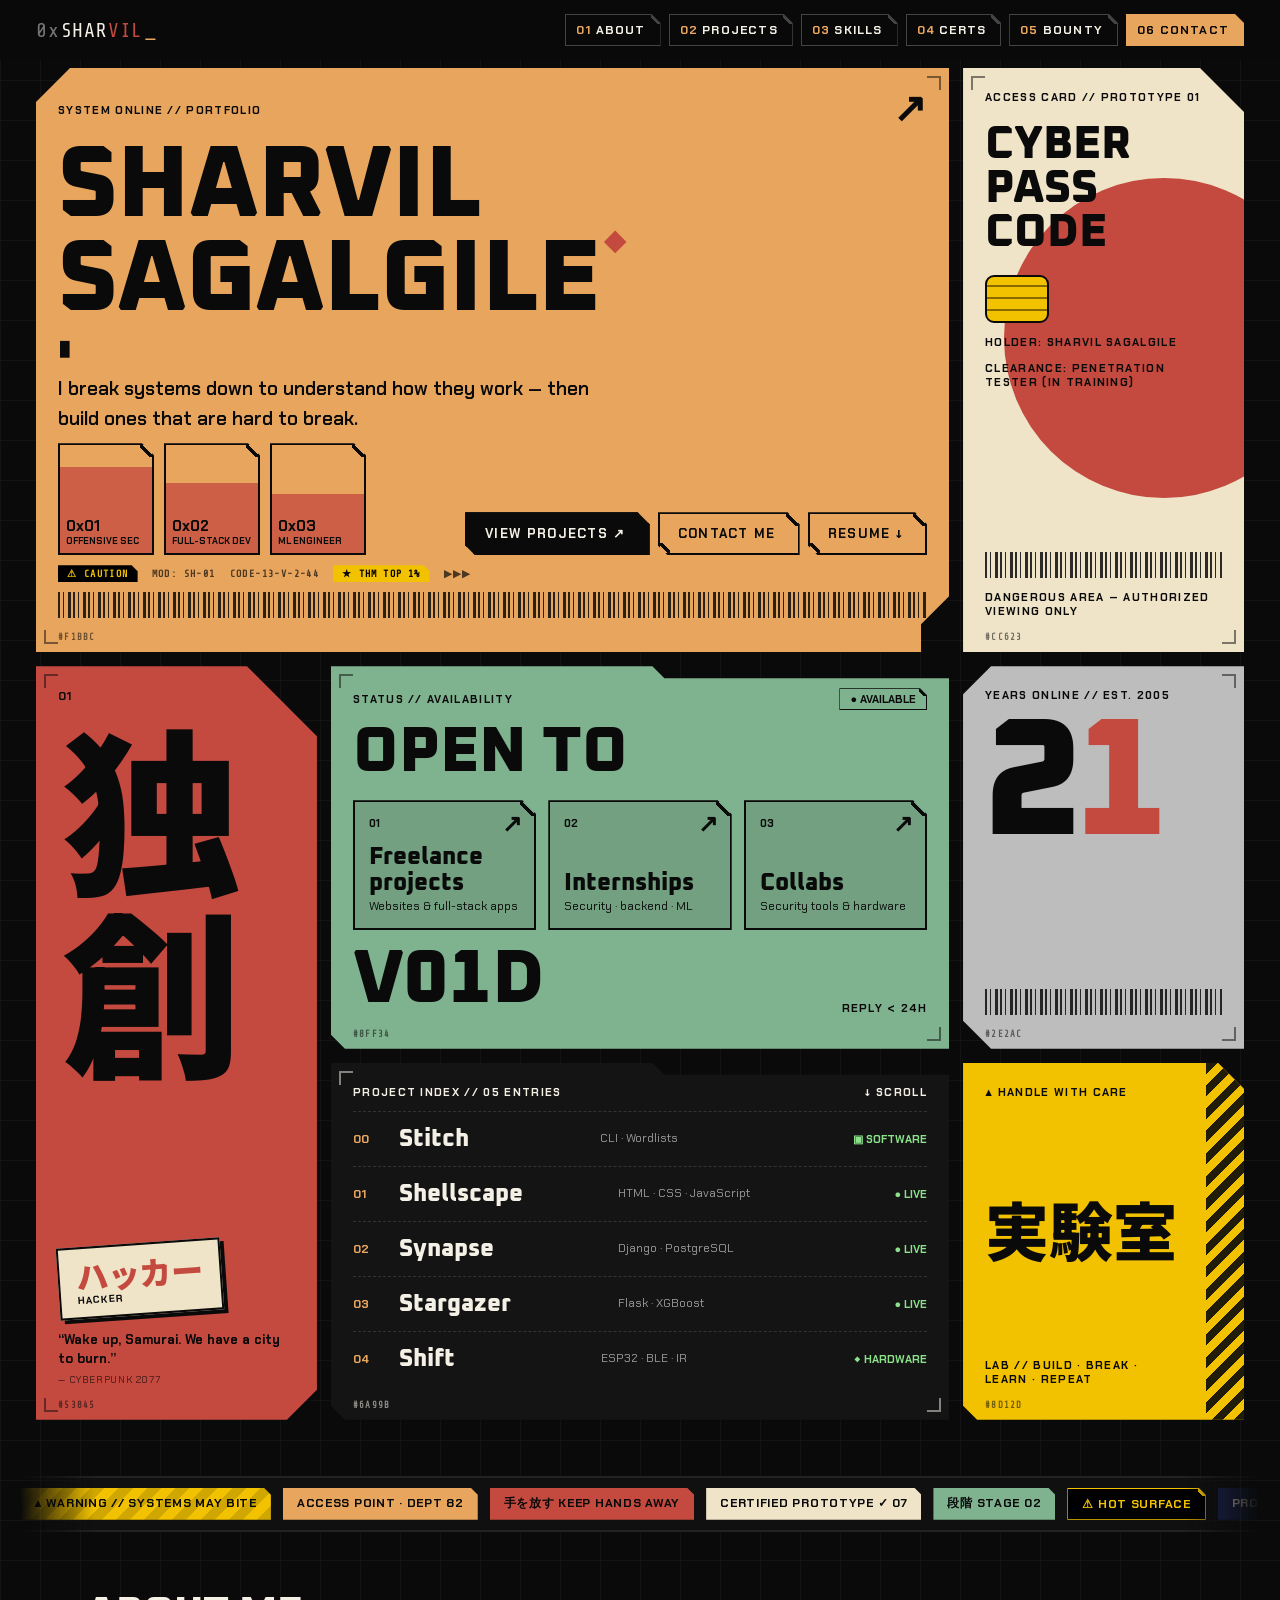
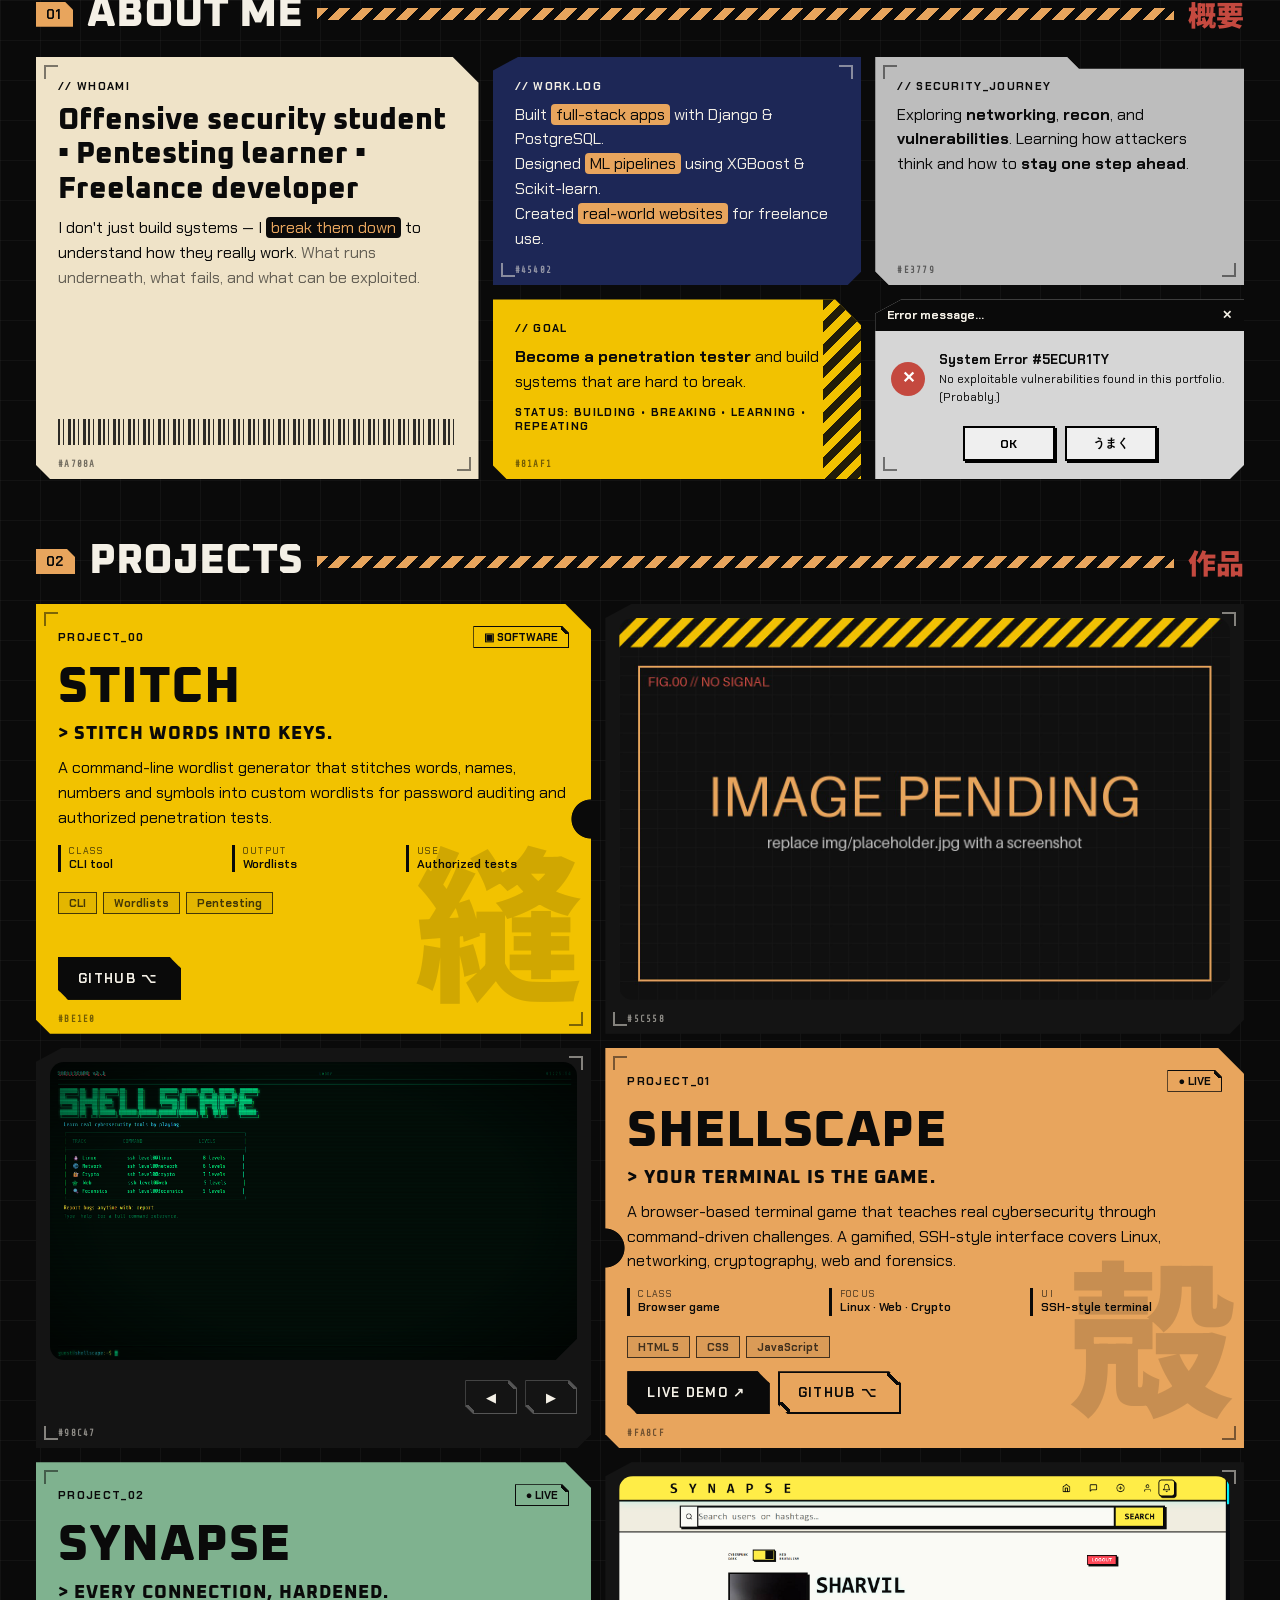
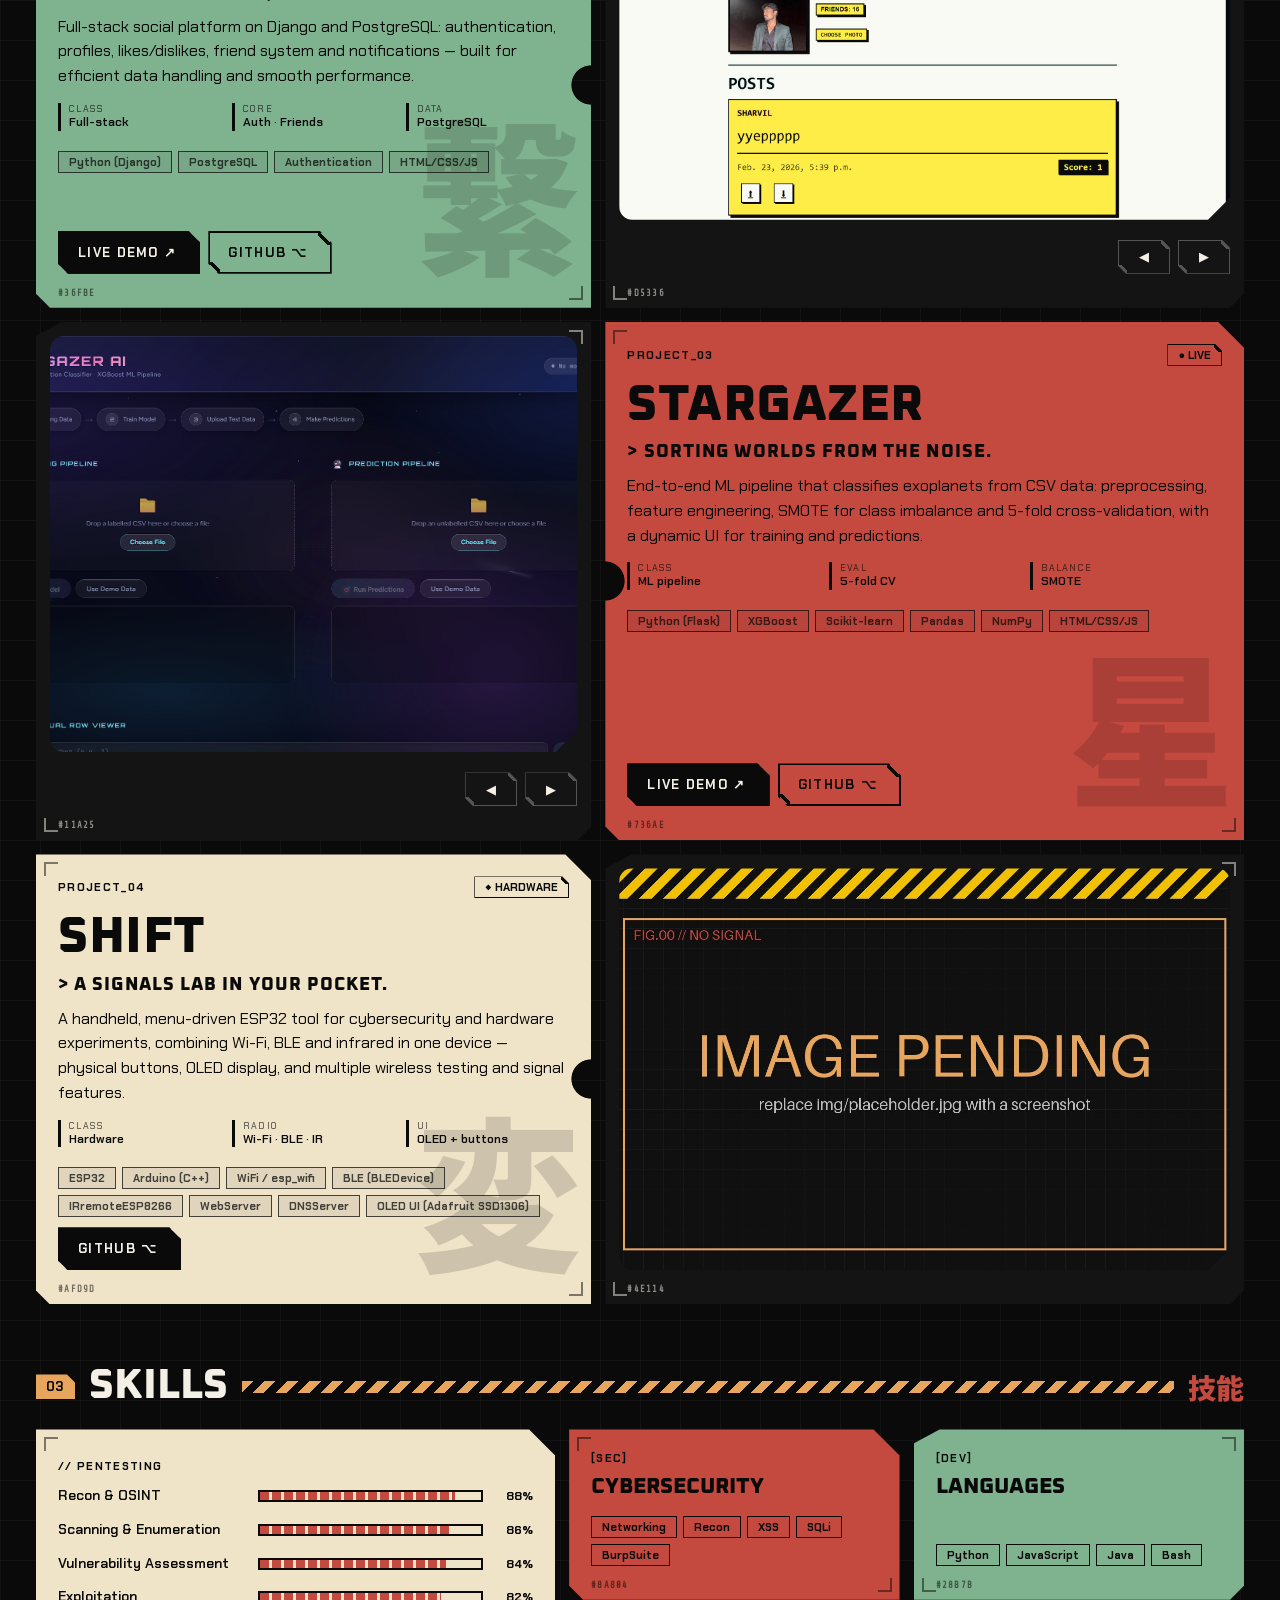
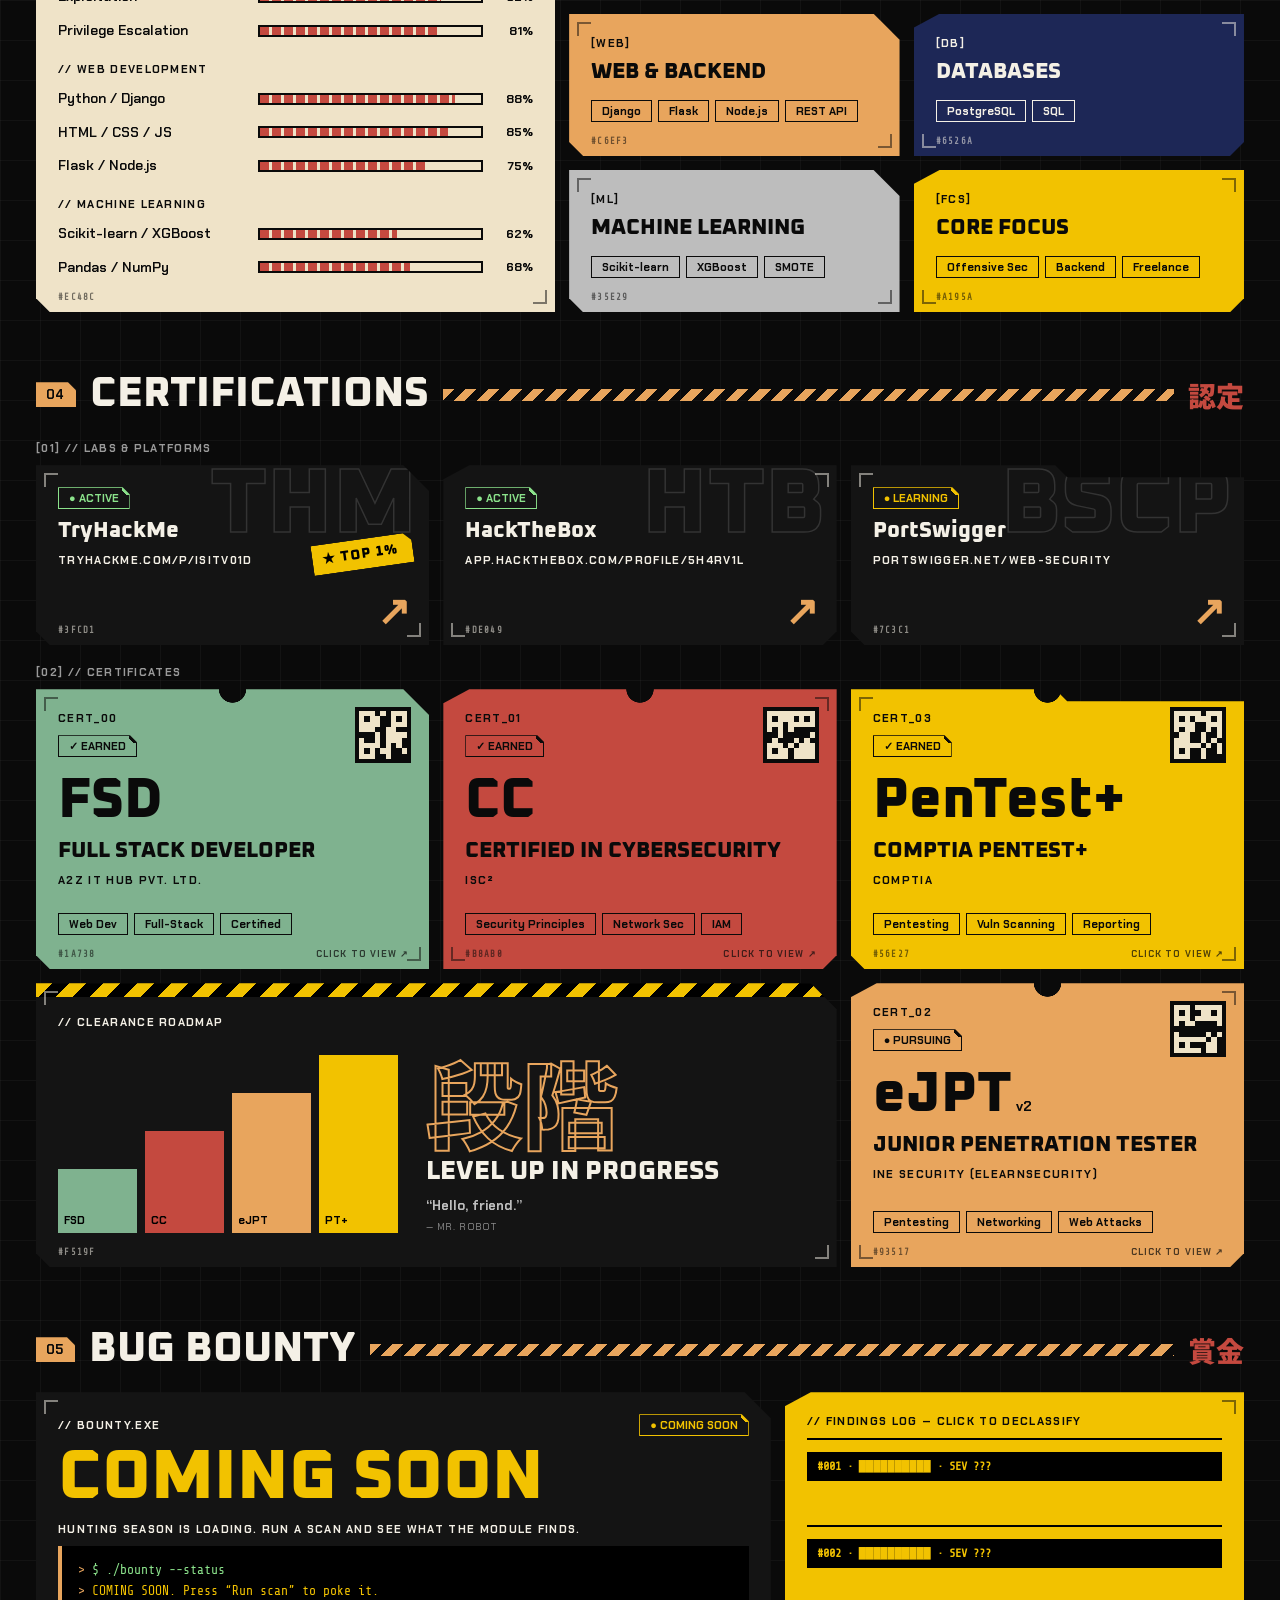
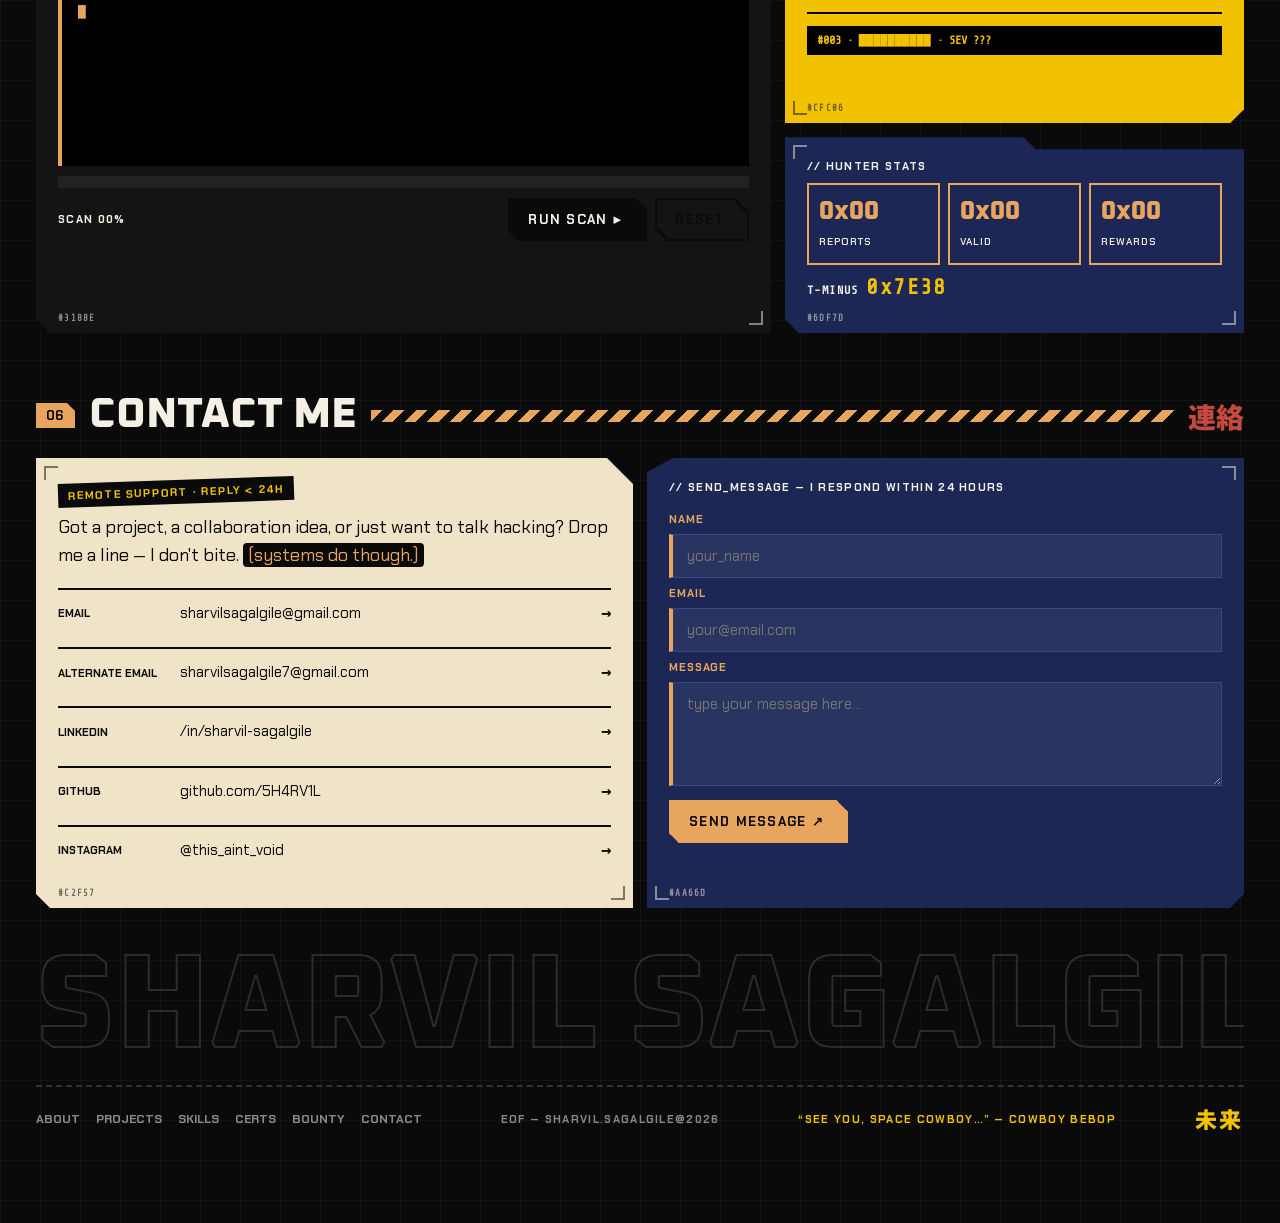
<file: index.html>
<!DOCTYPE html>
<html lang="en">
<head>
<meta charset="UTF-8">
<meta name="viewport" content="width=device-width, initial-scale=1.0">
<title>Sharvil Sagalgile | Offensive Security & Full-Stack Developer</title>
<meta name="description" content="Sharvil Sagalgile — offensive security learner, full-stack developer and ML engineer. Projects: Shellscape, Synapse, Stargazer, V01D. Open to freelance, internships and collabs.">
<meta property="og:type" content="website">
<meta property="og:url" content="https://sharvil.site/">
<meta property="og:title" content="Sharvil Sagalgile | Offensive Security & Full-Stack Developer">
<meta property="og:description" content="Offensive security learner, full-stack developer and ML engineer.">
<meta property="og:image" content="https://sharvil.site/og-preview.png">
<meta name="twitter:card" content="summary_large_image">
<link rel="icon" href="/favicon/favicon.ico" sizes="any">
<link rel="icon" type="image/png" sizes="32x32" href="/favicon/favicon-32x32.png">
<link rel="icon" type="image/png" sizes="16x16" href="/favicon/favicon-16x16.png">
<link rel="apple-touch-icon" href="/favicon/apple-touch-icon.png">
<link rel="preconnect" href="https://fonts.googleapis.com">
<link rel="preconnect" href="https://fonts.gstatic.com" crossorigin>
<link href="https://fonts.googleapis.com/css2?family=Oxanium:wght@600;800&family=Chakra+Petch:wght@400;500;600;700&family=Share+Tech+Mono&display=swap" rel="stylesheet">
<link href="https://fonts.googleapis.com/css2?family=Noto+Sans+JP:wght@900&text=%E7%8B%AC%E5%89%B5%E3%83%8F%E3%83%83%E3%82%AB%E3%83%BC%E5%AE%9F%E9%A8%93%E5%AE%A4%E6%A6%82%E8%A6%81%E4%BD%9C%E5%93%81%E6%8A%80%E8%83%BD%E8%AA%8D%E5%AE%9A%E9%80%A3%E7%B5%A1%E6%9C%AA%E6%9D%A5%E6%AE%B5%E9%9A%8E%E7%B8%AB%E6%AE%BB%E7%B9%8B%E6%98%9F%E5%A4%89%E8%B3%9E%E9%87%91&display=swap" rel="stylesheet">
<meta name="theme-color" content="#0a0a0a">
<link rel="canonical" href="https://sharvil.site/">
<script type="application/ld+json">{"@context":"https://schema.org","@type":"Person","name":"Sharvil Sagalgile","url":"https://sharvil.site/","jobTitle":"Offensive Security Learner & Full-Stack Developer","sameAs":["https://github.com/5H4RV1L","https://www.linkedin.com/in/sharvil-sagalgile-b5a539286/","https://www.instagram.com/this_aint_void/"]}</script>
<link rel="stylesheet" href="style.css">
<script src="main.js" defer></script>
</head>
<body>

<a class="skip" href="#about">Skip to content</a>
<nav id="navbar">
  <a href="#home" class="logo"><span class="hx">0x</span>SHAR<span class="vil">VIL</span><i></i></a>
  <button class="burger" id="burger" aria-label="Menu">MENU</button>
  <ul id="nav-links">
    <li><a href="#about">About</a></li>
    <li><a href="#projects">Projects</a></li>
    <li><a href="#skills">Skills</a></li>
    <li><a href="#certs">Certs</a></li>
    <li><a href="#bounty">Bounty</a></li>
    <li><a href="#contact">Contact</a></li>
  </ul>
</nav>

<main>
<!-- HERO -->
<section id="home" class="grid hero">
  <div class="tile red kanji-tile">
    <span class="idx">01</span>
    <div class="kanji">独創</div>
    <div class="patch"><b>ハッカー</b><small>HACKER</small></div>
    <p class="quote">“Wake up, Samurai. We have a city to burn.”<cite>— Cyberpunk 2077</cite></p>
  </div>

  <div class="tile orange hero-main">
    <div class="row between"><span class="mono sm">SYSTEM ONLINE // PORTFOLIO</span><span class="arrow">↗</span></div>
    <h1>SHARVIL<br>SAGALGILE<span class="dot"></span></h1>
    <p class="roles"><span id="role-text"></span><b>█</b></p>
    <p class="lede">I break systems down to understand how they work — then build ones that are hard to break.</p>
    <div class="meters">
      <div class="meter"><span style="height:80%"></span><em>0x01</em><small>Offensive Sec</small></div>
      <div class="meter"><span style="height:65%"></span><em>0x02</em><small>Full-Stack Dev</small></div>
      <div class="meter"><span style="height:55%"></span><em>0x03</em><small>ML Engineer</small></div>
      <div class="cta">
        <a class="btn" href="#projects">View Projects ↗</a>
        <a class="btn ghost" href="#contact">Contact Me</a>
        <a class="btn ghost" href="./sharvil_resume.pdf" download>Resume ↓</a>
      </div>
    </div>
    <div class="micro"><b class="warn">⚠ CAUTION</b><span>MOD: SH-01</span><span>CODE-13-V-2-44</span><b class="rank">★ THM TOP 1%</b><span>▶▶▶</span></div>
    <div class="bar"></div>
  </div>

  <div class="tile sage open">
    <div class="row between"><span class="mono sm">STATUS // AVAILABILITY</span><span class="tag">● AVAILABLE</span></div>
    <h3>OPEN TO</h3>
    <div class="tickets">
      <div class="tk"><em>01</em><i>↗</i><b>Freelance projects</b><small>Websites &amp; full-stack apps</small></div>
      <div class="tk"><em>02</em><i>↗</i><b>Internships</b><small>Security · backend · ML</small></div>
      <div class="tk"><em>03</em><i>↗</i><b>Collabs</b><small>Security tools &amp; hardware</small></div>
    </div>
    <div class="row between foot"><span class="mono big">V01D</span><span class="mono sm">REPLY &lt; 24H</span></div>
  </div>

  <div class="tile grey num">
    <span class="mono sm">Years online // est. 2005</span>
    <div class="big26">2<u>1</u></div>
    <div class="bar"></div>
  </div>

  <div class="tile idcard">
    <div class="disc"></div>
    <div class="row between"><span class="mono sm">ACCESS CARD // PROTOTYPE 01</span></div>
    <h3>CYBER<br>PASS<br>CODE</h3>
    <div class="chip"></div>
    <p class="mono sm">Holder: Sharvil Sagalgile</p>
    <p class="mono sm">Clearance: Penetration tester (in training)</p>
    <div class="bar"></div>
    <p class="mono sm">Dangerous area — authorized viewing only</p>
  </div>

  <div class="tile dark pindex">
    <div class="row between"><span class="mono sm">PROJECT INDEX // 05 ENTRIES</span><span class="mono sm">↓ SCROLL</span></div>
    <a class="pi" href="#projects"><em>00</em><b>Stitch</b><span>CLI · Wordlists</span><u>▣ SOFTWARE</u></a>
    <a class="pi" href="#projects"><em>01</em><b>Shellscape</b><span>HTML · CSS · JavaScript</span><u>● LIVE</u></a>
    <a class="pi" href="#projects"><em>02</em><b>Synapse</b><span>Django · PostgreSQL</span><u>● LIVE</u></a>
    <a class="pi" href="#projects"><em>03</em><b>Stargazer</b><span>Flask · XGBoost</span><u>● LIVE</u></a>
    <a class="pi" href="#projects"><em>04</em><b>Shift</b><span>ESP32 · BLE · IR</span><u>◆ HARDWARE</u></a>
  </div>

  <div class="tile yellow labk stripe">
    <span class="mono sm">▲ Handle with care</span>
    <div class="jbig2">実験室</div>
    <p class="mono sm">Lab // Build · Break · Learn · Repeat</p>
  </div>
</section>

<div class="marquee" aria-hidden="true"><div class="mtrack"><b class="st st-y">▲ WARNING // SYSTEMS MAY BITE</b><b class="st st-o">ACCESS POINT · DEPT 82</b><b class="st st-r">手を放す KEEP HANDS AWAY</b><b class="st st-w">CERTIFIED PROTOTYPE ✓ 07</b><b class="st st-g">段階 STAGE 02</b><b class="st st-d">⚠ HOT SURFACE</b><b class="st st-n">PROTOCOL 01 // RECON → EXPLOIT → REPORT</b><b class="st st-b">WARRANTY VOID IF ROOTED</b><b class="st st-y">▲ WARNING // SYSTEMS MAY BITE</b><b class="st st-o">ACCESS POINT · DEPT 82</b><b class="st st-r">手を放す KEEP HANDS AWAY</b><b class="st st-w">CERTIFIED PROTOTYPE ✓ 07</b><b class="st st-g">段階 STAGE 02</b><b class="st st-d">⚠ HOT SURFACE</b><b class="st st-n">PROTOCOL 01 // RECON → EXPLOIT → REPORT</b><b class="st st-b">WARRANTY VOID IF ROOTED</b></div></div>

<!-- ABOUT -->
<section id="about">
  <header class="sec"><span>01</span><h2>ABOUT ME</h2><i></i><em class="jp">概要</em></header>
  <div class="grid about">
    <div class="tile cream tall">
      <span class="mono sm">// WHOAMI</span>
      <h3>Offensive security student • Pentesting learner • Freelance developer</h3>
      <p>I don't just build systems — I <mark>break them down</mark> to understand how they really work. <span class="dim">What runs underneath, what fails, and what can be exploited.</span></p>
      <div class="bar"></div>
    </div>
    <div class="tile navy">
      <span class="mono sm">// WORK.LOG</span>
      <p>Built <mark>full-stack apps</mark> with Django &amp; PostgreSQL.<br>Designed <mark>ML pipelines</mark> using XGBoost &amp; Scikit-learn.<br>Created <mark>real-world websites</mark> for freelance use.</p>
    </div>
    <div class="tile grey">
      <span class="mono sm">// SECURITY_JOURNEY</span>
      <p>Exploring <b>networking</b>, <b>recon</b>, and <b>vulnerabilities</b>. Learning how attackers think and how to <b>stay one step ahead</b>.</p>
    </div>
    <div class="tile yellow stripe">
      <span class="mono sm">// GOAL</span>
      <p><b>Become a penetration tester</b> and build systems that are hard to break.</p>
      <span class="mono sm">STATUS: BUILDING • BREAKING • LEARNING • REPEATING</span>
    </div>
    <div class="tile sysdlg"><div class="dh">Error message… <span>✕</span></div><div class="dbody"><span class="x">✕</span><p class="swap"><span class="a">System Error #5ECUR1TY<br><small>No exploitable vulnerabilities found in this portfolio. (Probably.)</small></span><span class="b">Retrying…<br><small>Still secure. Nice try though.</small></span></p></div><div class="dbtns"><button class="dbtn">OK</button><button class="dbtn">うまく</button></div></div>
  </div>
</section>

<!-- PROJECTS -->
<section id="projects">
  <header class="sec"><span>02</span><h2>PROJECTS</h2><i></i><em class="jp">作品</em></header>

  <article class="grid proj">
    <div class="tile yellow info">
      <span class="gk" aria-hidden="true">縫</span>
      <div class="row between"><span class="mono sm">PROJECT_00</span><span class="tag">▣ SOFTWARE</span></div>
      <h3>Stitch</h3>
      <p class="tagline">Stitch words into keys.</p>
      <p>A command-line wordlist generator that stitches words, names, numbers and symbols into custom wordlists for password auditing and authorized penetration tests.</p>
      <ul class="spec"><li><b>Class</b>CLI tool</li><li><b>Output</b>Wordlists</li><li><b>Use</b>Authorized tests</li></ul>
      <p class="chips tech"><span>CLI</span><span>Wordlists</span><span>Pentesting</span></p>
      <div class="links"><a class="btn" href="https://github.com/5H4RV1L/stitch" target="_blank" rel="noopener">GitHub ⌥</a></div>
    </div>
    <div class="tile dark shots single"><div class="carousel">
      <img src="img/placeholder.jpg" alt="Stitch screenshot placeholder">
    </div><div class="ctrl"><button class="prev" aria-label="Previous">◀</button><button class="next" aria-label="Next">▶</button></div></div>
  </article>

  <article class="grid proj flip">
    <div class="tile orange info">
      <span class="gk" aria-hidden="true">殻</span>
      <div class="row between"><span class="mono sm">PROJECT_01</span><span class="tag">● LIVE</span></div>
      <h3>Shellscape</h3>
      <p class="tagline">Your terminal is the game.</p>
      <p>A browser-based terminal game that teaches real cybersecurity through command-driven challenges. A gamified, SSH-style interface covers Linux, networking, cryptography, web and forensics.</p>
      <ul class="spec"><li><b>Class</b>Browser game</li><li><b>Focus</b>Linux · Web · Crypto</li><li><b>UI</b>SSH-style terminal</li></ul>
      <p class="chips tech"><span>HTML 5</span><span>CSS</span><span>JavaScript</span></p>
      <div class="links"><a class="btn" href="https://shellscape.sharvil.site/" target="_blank" rel="noopener">Live Demo ↗</a><a class="btn ghost" href="https://github.com/5H4RV1L/shellscape" target="_blank" rel="noopener">GitHub ⌥</a></div>
    </div>
    <div class="tile dark shots"><div class="carousel">
      <img src="shellscape/lb.png" alt="Shellscape screen 1"><img src="shellscape/ln.png" alt="Shellscape screen 2" loading="lazy"><img src="shellscape/nt.png" alt="Shellscape screen 3" loading="lazy"><img src="shellscape/cr.png" alt="Shellscape screen 4" loading="lazy"><img src="shellscape/hp.png" alt="Shellscape screen 5" loading="lazy">
    </div><div class="ctrl"><button class="prev" aria-label="Previous">◀</button><button class="next" aria-label="Next">▶</button></div></div>
  </article>

  <article class="grid proj">
    <div class="tile sage info">
      <span class="gk" aria-hidden="true">繋</span>
      <div class="row between"><span class="mono sm">PROJECT_02</span><span class="tag">● LIVE</span></div>
      <h3>Synapse</h3>
      <p class="tagline">Every connection, hardened.</p>
      <p>Full-stack social platform on Django and PostgreSQL: authentication, profiles, likes/dislikes, friend system and notifications — built for efficient data handling and smooth performance.</p>
      <ul class="spec"><li><b>Class</b>Full-stack</li><li><b>Core</b>Auth · Friends</li><li><b>Data</b>PostgreSQL</li></ul>
      <p class="chips tech"><span>Python (Django)</span><span>PostgreSQL</span><span>Authentication</span><span>HTML/CSS/JS</span></p>
      <div class="links"><a class="btn" href="https://synapse.sharvil.site/" target="_blank" rel="noopener">Live Demo ↗</a><a class="btn ghost" href="https://github.com/5H4RV1L/synapse_v2" target="_blank" rel="noopener">GitHub ⌥</a></div>
    </div>
    <div class="tile dark shots"><div class="carousel">
      <img src="synapse/pr.png" alt="Synapse profile"><img src="synapse/fd.png" alt="Synapse feed" loading="lazy"><img src="synapse/sr.png" alt="Synapse search" loading="lazy"><img src="synapse/gc.png" alt="Synapse groups" loading="lazy"><img src="synapse/cp.png" alt="Synapse chat" loading="lazy"><img src="synapse/dpr.png" alt="Synapse dark profile" loading="lazy"><img src="synapse/dfd.png" alt="Synapse dark feed" loading="lazy"><img src="synapse/dsr.png" alt="Synapse dark search" loading="lazy"><img src="synapse/dgc.png" alt="Synapse dark groups" loading="lazy"><img src="synapse/dcp.png" alt="Synapse dark chat" loading="lazy">
    </div><div class="ctrl"><button class="prev" aria-label="Previous">◀</button><button class="next" aria-label="Next">▶</button></div></div>
  </article>

  <article class="grid proj flip">
    <div class="tile red info">
      <span class="gk" aria-hidden="true">星</span>
      <div class="row between"><span class="mono sm">PROJECT_03</span><span class="tag">● LIVE</span></div>
      <h3>Stargazer</h3>
      <p class="tagline">Sorting worlds from the noise.</p>
      <p>End-to-end ML pipeline that classifies exoplanets from CSV data: preprocessing, feature engineering, SMOTE for class imbalance and 5-fold cross-validation, with a dynamic UI for training and predictions.</p>
      <ul class="spec"><li><b>Class</b>ML pipeline</li><li><b>Eval</b>5-fold CV</li><li><b>Balance</b>SMOTE</li></ul>
      <p class="chips tech"><span>Python (Flask)</span><span>XGBoost</span><span>Scikit-learn</span><span>Pandas</span><span>NumPy</span><span>HTML/CSS/JS</span></p>
      <div class="links"><a class="btn" href="https://stargazer.sharvil.site/" target="_blank" rel="noopener">Live Demo ↗</a><a class="btn ghost" href="https://github.com/5H4RV1L/stargazer_v2" target="_blank" rel="noopener">GitHub ⌥</a></div>
    </div>
    <div class="tile dark shots"><div class="carousel">
      <img src="stargazer/hm.png" alt="Stargazer screen 1"><img src="stargazer/fu.png" alt="Stargazer screen 2" loading="lazy"><img src="stargazer/tr.png" alt="Stargazer screen 3" loading="lazy"><img src="stargazer/pd.png" alt="Stargazer screen 4" loading="lazy"><img src="stargazer/gd.png" alt="Stargazer screen 5" loading="lazy"><img src="stargazer/fp.png" alt="Stargazer screen 6" loading="lazy"><img src="stargazer/cn.png" alt="Stargazer screen 7" loading="lazy">
    </div><div class="ctrl"><button class="prev" aria-label="Previous">◀</button><button class="next" aria-label="Next">▶</button></div></div>
  </article>

  <article class="grid proj">
    <div class="tile cream info">
      <span class="gk" aria-hidden="true">変</span>
      <div class="row between"><span class="mono sm">PROJECT_04</span><span class="tag">◆ HARDWARE</span></div>
      <h3>Shift</h3>
      <p class="tagline">A signals lab in your pocket.</p>
      <p>A handheld, menu-driven ESP32 tool for cybersecurity and hardware experiments, combining Wi-Fi, BLE and infrared in one device — physical buttons, OLED display, and multiple wireless testing and signal features.</p>
      <ul class="spec"><li><b>Class</b>Hardware</li><li><b>Radio</b>Wi-Fi · BLE · IR</li><li><b>UI</b>OLED + buttons</li></ul>
      <p class="chips tech"><span>ESP32</span><span>Arduino (C++)</span><span>WiFi / esp_wifi</span><span>BLE (BLEDevice)</span><span>IRremoteESP8266</span><span>WebServer</span><span>DNSServer</span><span>OLED UI (Adafruit SSD1306)</span></p>
      <div class="links"><a class="btn" href="https://github.com/5H4RV1L/project_V01D" target="_blank" rel="noopener">GitHub ⌥</a></div>
    </div>
    <div class="tile dark shots single"><div class="carousel"><img src="img/placeholder.jpg" alt="Shift project image placeholder"></div><div class="ctrl"><button class="prev" aria-label="Previous">◀</button><button class="next" aria-label="Next">▶</button></div></div>
  </article>
</section>

<!-- SKILLS -->
<section id="skills">
  <header class="sec"><span>03</span><h2>SKILLS</h2><i></i><em class="jp">技能</em></header>
  <div class="grid skills">
    <div class="tile cream bars">
      <span class="mono sm">// PENTESTING</span>
      <div class="sk"><b>Recon &amp; OSINT</b><i><s data-pct="88"></s></i><em>88%</em></div>
      <div class="sk"><b>Scanning &amp; Enumeration</b><i><s data-pct="86"></s></i><em>86%</em></div>
      <div class="sk"><b>Vulnerability Assessment</b><i><s data-pct="84"></s></i><em>84%</em></div>
      <div class="sk"><b>Exploitation</b><i><s data-pct="82"></s></i><em>82%</em></div>
      <div class="sk"><b>Privilege Escalation</b><i><s data-pct="81"></s></i><em>81%</em></div>
      <span class="mono sm">// WEB DEVELOPMENT</span>
      <div class="sk"><b>Python / Django</b><i><s data-pct="88"></s></i><em>88%</em></div>
      <div class="sk"><b>HTML / CSS / JS</b><i><s data-pct="85"></s></i><em>85%</em></div>
      <div class="sk"><b>Flask / Node.js</b><i><s data-pct="75"></s></i><em>75%</em></div>
      <span class="mono sm">// MACHINE LEARNING</span>
      <div class="sk"><b>Scikit-learn / XGBoost</b><i><s data-pct="62"></s></i><em>62%</em></div>
      <div class="sk"><b>Pandas / NumPy</b><i><s data-pct="68"></s></i><em>68%</em></div>
    </div>
    <div class="stack">
      <div class="tile red"><span class="mono sm">[SEC]</span><h4>Cybersecurity</h4><p class="chips"><span>Networking</span><span>Recon</span><span>XSS</span><span>SQLi</span><span>BurpSuite</span></p></div>
      <div class="tile sage"><span class="mono sm">[DEV]</span><h4>Languages</h4><p class="chips"><span>Python</span><span>JavaScript</span><span>Java</span><span>Bash</span></p></div>
      <div class="tile orange"><span class="mono sm">[WEB]</span><h4>Web &amp; Backend</h4><p class="chips"><span>Django</span><span>Flask</span><span>Node.js</span><span>REST API</span></p></div>
      <div class="tile navy"><span class="mono sm">[DB]</span><h4>Databases</h4><p class="chips"><span>PostgreSQL</span><span>SQL</span></p></div>
      <div class="tile grey"><span class="mono sm">[ML]</span><h4>Machine Learning</h4><p class="chips"><span>Scikit-learn</span><span>XGBoost</span><span>SMOTE</span></p></div>
      <div class="tile yellow"><span class="mono sm">[FCS]</span><h4>Core Focus</h4><p class="chips"><span>Offensive Sec</span><span>Backend</span><span>Freelance</span></p></div>
    </div>
  </div>
</section>

<!-- CERTS -->
<section id="certs">
  <header class="sec"><span>04</span><h2>CERTIFICATIONS</h2><i></i><em class="jp">認定</em></header>
  <p class="mono sm sub">[01] // LABS &amp; PLATFORMS</p>
  <div class="grid three">
    <a class="tile dark lab" href="https://tryhackme.com/p/isitv01d" target="_blank" rel="noopener"><span class="tag g">● ACTIVE</span><div class="ghost-txt">THM</div><span class="top1">★ TOP 1%</span><h4>TryHackMe</h4><p class="mono sm">tryhackme.com/p/isitv01d</p><span class="arrow">↗</span></a>
    <a class="tile dark lab" href="https://profile.hackthebox.com/profile/019d3ba8-0c61-715c-96a6-cebbb1a78733" target="_blank" rel="noopener"><span class="tag g">● ACTIVE</span><div class="ghost-txt">HTB</div><h4>HackTheBox</h4><p class="mono sm">app.hackthebox.com/profile/5H4RV1L</p><span class="arrow">↗</span></a>
    <a class="tile dark lab" href="https://portswigger.net/web-security" target="_blank" rel="noopener"><span class="tag y">● LEARNING</span><div class="ghost-txt">BSCP</div><h4>PortSwigger</h4><p class="mono sm">portswigger.net/web-security</p><span class="arrow">↗</span></a>
  </div>
  <p class="mono sm sub">[02] // CERTIFICATES</p>
  <div class="grid three">
    <div class="tile sage cert" data-img="certs/Sharvil_Anil_Sagalgile_Full Stack Web Developer_Certificate.jpg.jpeg"><span class="mono sm">CERT_00</span><span class="tag">✓ EARNED</span><div class="abbr">FSD</div><h4>Full Stack Developer</h4><p class="mono sm">A2Z IT Hub Pvt. Ltd.</p><p class="chips"><span>Web Dev</span><span>Full-Stack</span><span>Certified</span></p></div>
    <div class="tile red cert" data-img="certs/placeholder.jpg"><span class="mono sm">CERT_01</span><span class="tag">✓ EARNED</span><div class="abbr">CC</div><h4>Certified in Cybersecurity</h4><p class="mono sm">ISC²</p><p class="chips"><span>Security Principles</span><span>Network Sec</span><span>IAM</span></p></div>
    <div class="tile yellow cert" data-img="certs/Screenshot_20261026-142104.png"><span class="mono sm">CERT_03</span><span class="tag">✓ EARNED</span><div class="abbr">PenTest+</div><h4>CompTIA PenTest+</h4><p class="mono sm">CompTIA</p><p class="chips"><span>Pentesting</span><span>Vuln Scanning</span><span>Reporting</span></p></div>
    <div class="tile dark roadmap">
      <div class="haz"></div>
      <span class="mono sm">// CLEARANCE ROADMAP</span>
      <div class="rm">
        <div class="steps" aria-hidden="true"><div style="--h:34%;--c:var(--sage)"><span>FSD</span></div><div style="--h:54%;--c:var(--red)"><span>CC</span></div><div style="--h:74%;--c:var(--orange)"><span>eJPT</span></div><div style="--h:94%;--c:var(--yellow)"><span>PT+</span></div></div>
        <div class="rtxt"><div class="jbig">段階</div><h3>LEVEL UP IN PROGRESS</h3><p class="quote">“Hello, friend.”<cite>— Mr. Robot</cite></p></div>
      </div>
    </div>
    <div class="tile orange cert" data-img="certs/placeholder.jpg"><span class="mono sm">CERT_02</span><span class="tag">● PURSUING</span><div class="abbr">eJPT<small>v2</small></div><h4>Junior Penetration Tester</h4><p class="mono sm">INE Security (eLearnSecurity)</p><p class="chips"><span>Pentesting</span><span>Networking</span><span>Web Attacks</span></p></div>
  </div>
</section>

<!-- BOUNTY -->
<section id="bounty">
  <header class="sec"><span>05</span><h2>BUG BOUNTY</h2><i></i><em class="jp">賞金</em></header>
  <div class="grid bounty">
    <div class="tile dark bb-main">
      <div class="row between"><span class="mono sm">// BOUNTY.EXE</span><span class="tag y">● COMING SOON</span></div>
      <h3 class="glitch">COMING SOON</h3>
      <p class="mono sm">Hunting season is loading. Run a scan and see what the module finds.</p>
      <div class="bb-term" id="bb-term" aria-live="polite"></div>
      <div class="bb-bar"><i id="bb-fill"></i></div>
      <div class="row between bb-ctl"><span class="mono sm" id="bb-pct">SCAN 00%</span><div class="cta"><button class="btn" id="bb-scan" type="button">Run scan ▶</button><button class="btn ghost" id="bb-reset" type="button">Reset</button></div></div>
    </div>
    <div class="tile yellow bb-find">
      <span class="mono sm">// FINDINGS LOG — CLICK TO DECLASSIFY</span>
      <button class="rd" type="button"><b>#001 · ██████████ · SEV ???</b><span>LOCKED — first valid report pending</span></button><button class="rd" type="button"><b>#002 · ██████████ · SEV ???</b><span>LOCKED — first valid report pending</span></button><button class="rd" type="button"><b>#003 · ██████████ · SEV ???</b><span>LOCKED — first valid report pending</span></button>
    </div>
    <div class="tile navy bb-stats">
      <span class="mono sm">// HUNTER STATS</span>
      <div class="bb-m"><div><em>0x00</em><small>Reports</small></div><div><em>0x00</em><small>Valid</small></div><div><em>0x00</em><small>Rewards</small></div></div>
      <p class="clock">T-MINUS <b id="bb-clock">0x0000</b></p>
    </div>
  </div>
</section>

<!-- CONTACT -->
<section id="contact">
  <header class="sec"><span>06</span><h2>CONTACT ME</h2><i></i><em class="jp">連絡</em></header>
  <div class="grid contact">
    <div class="tile cream">
      <span class="sticker">REMOTE SUPPORT · REPLY &lt; 24H</span>
      <p class="intro">Got a project, a collaboration idea, or just want to talk hacking? Drop me a line — I don't bite. <mark>(systems do though.)</mark></p>
      <a class="clink" href="mailto:sharvilsagalgile@gmail.com?subject=Portfolio%20Inquiry"><b>Email</b>sharvilsagalgile@gmail.com<i>→</i></a>
      <a class="clink" href="mailto:sharvilsagalgile7@gmail.com?subject=Portfolio%20Inquiry"><b>Alternate Email</b>sharvilsagalgile7@gmail.com<i>→</i></a>
      <a class="clink" href="https://www.linkedin.com/in/sharvil-sagalgile-b5a539286/" target="_blank" rel="noopener"><b>LinkedIn</b>/in/sharvil-sagalgile<i>→</i></a>
      <a class="clink" href="https://github.com/5H4RV1L" target="_blank" rel="noopener"><b>GitHub</b>github.com/5H4RV1L<i>→</i></a>
      <a class="clink" href="https://www.instagram.com/this_aint_void/" target="_blank" rel="noopener"><b>Instagram</b>@this_aint_void<i>→</i></a>
    </div>
    <div class="tile navy">
      <span class="mono sm">// SEND_MESSAGE — I respond within 24 hours</span>
      <div id="form-view">
        <form id="contact-form" novalidate>
          <label for="f-name">NAME</label><input type="text" id="f-name" name="name" placeholder="your_name" autocomplete="off" required>
          <label for="f-email">EMAIL</label><input type="email" id="f-email" name="email" placeholder="your@email.com" autocomplete="off" required>
          <label for="f-msg">MESSAGE</label><textarea id="f-msg" name="message" rows="4" placeholder="type your message here..." required></textarea>
          <button type="submit" class="btn form-send-btn">Send Message ↗</button>
          <div class="form-error" id="form-error" aria-live="polite"></div>
        </form>
      </div>
      <div id="form-success" class="dialog" style="display:none">
        <div class="dh">Message sent <span>✕</span></div>
        <p>✓ Message queued successfully.<br>Response expected within 24 hours.</p>
      </div>
    </div>
  </div>
  <div class="wordmark" aria-hidden="true">SHARVIL SAGALGILE</div>
  <footer>
    <nav><a href="#about">About</a><a href="#projects">Projects</a><a href="#skills">Skills</a><a href="#certs">Certs</a><a href="#bounty">Bounty</a><a href="#contact">Contact</a></nav>
    <span class="mono sm">EOF — sharvil.sagalgile@2026</span><span class="mono sm q">“See you, space cowboy…” — Cowboy Bebop</span><span class="kanji sm">未来</span>
  </footer>
</section>
</main>
</body>
</html>
</file>
<file: style.css>
:root{--bg:#0a0a0a;--red:#c4493f;--orange:#e8a55d;--sage:#7fb28f;--grey:#bdbdbd;--cream:#efe3c8;--navy:#1d2756;--yellow:#f2c200;--ink:#0a0a0a;--r:22px;
--h:'Archivo Black','Arial Black',sans-serif;--b:'Space Grotesk',system-ui,sans-serif;--m:'Space Mono',ui-monospace,monospace}
*{box-sizing:border-box;margin:0;padding:0}
html{scroll-behavior:smooth;scroll-padding-top:80px}
body{background:var(--bg);color:var(--ink);font-family:var(--b);line-height:1.55;-webkit-font-smoothing:antialiased}
a{color:inherit;text-decoration:none}
main{max-width:1240px;margin:0 auto;padding:0 16px 40px}
section{margin-bottom:56px}

/* nav */
#navbar{position:sticky;top:0;z-index:20;display:flex;justify-content:space-between;align-items:center;gap:12px;padding:14px max(16px,calc(50% - 604px));background:rgba(10,10,10,.92);backdrop-filter:blur(8px)}
.logo{font-family:var(--h);color:#f4f0e6;font-size:18px;display:flex;align-items:center;gap:6px}
.logo i{width:9px;height:9px;border-radius:50%;background:var(--red)}
#nav-links{list-style:none;display:flex;gap:8px}
#nav-links a{display:block;font:700 12px var(--m);text-transform:uppercase;letter-spacing:.06em;color:#f4f0e6;border:1.5px solid #3a3a3a;border-radius:99px;padding:7px 14px;transition:.2s}
#nav-links a:hover,#nav-links a.active{background:var(--orange);border-color:var(--orange);color:var(--ink)}
.burger{display:none;font:700 12px var(--m);background:var(--orange);border:0;border-radius:99px;padding:8px 14px;cursor:pointer}

/* grid + tiles */
.grid{display:grid;gap:14px}
.tile{border-radius:var(--r);padding:22px;position:relative;overflow:hidden;display:flex;flex-direction:column;gap:10px}
.red{background:var(--red)}.orange{background:var(--orange)}.sage{background:var(--sage)}.grey{background:var(--grey)}
.cream{background:var(--cream)}.navy{background:var(--navy);color:#f4f0e6}.yellow{background:var(--yellow)}.dark{background:#141414;color:#f4f0e6;border:1.5px solid #2a2a2a}
.mono{font-family:var(--m)}.sm{font:700 11px var(--m);letter-spacing:.08em;text-transform:uppercase}
.big{font:400 34px var(--h);margin-top:auto}
.row{display:flex}.between{justify-content:space-between;align-items:center}
.dim{opacity:.6}
mark{background:var(--ink);color:var(--orange);padding:0 5px;border-radius:4px}
.navy mark{background:var(--orange);color:var(--ink)}
.bar{height:26px;margin-top:auto;background:repeating-linear-gradient(90deg,var(--ink) 0 2px,transparent 2px 5px,var(--ink) 5px 6px,transparent 6px 10px,var(--ink) 10px 13px,transparent 13px 15px);opacity:.85}
.stripe::after{content:"";position:absolute;right:0;top:0;width:38px;height:100%;background:repeating-linear-gradient(135deg,var(--ink) 0 8px,transparent 8px 16px);opacity:.9}
.arrow{font:400 40px/1 var(--h)}
.tag{font:700 11px var(--m);border:1.5px solid currentColor;border-radius:99px;padding:3px 10px;width:max-content;align-self:flex-start}
.tag.g{color:#8be28b}.tag.y{color:var(--yellow)}

/* buttons */
.btn{display:inline-block;font:700 13px var(--m);text-transform:uppercase;letter-spacing:.04em;background:var(--ink);color:#f4f0e6;border:2px solid var(--ink);border-radius:99px;padding:10px 18px;cursor:pointer;transition:.2s}
.btn:hover{transform:translate(2px,-2px);box-shadow:-3px 3px 0 rgba(0,0,0,.35)}
.btn.ghost{background:transparent;color:var(--ink)}
.navy .btn{background:var(--orange);color:var(--ink);border-color:var(--orange)}
.cta,.links{display:flex;flex-wrap:wrap;gap:8px}.links{margin-top:auto}

/* section header */
.sec{display:flex;align-items:center;gap:14px;margin-bottom:16px;color:#f4f0e6}
.sec span{font:700 13px var(--m);background:var(--orange);color:var(--ink);border-radius:99px;padding:3px 12px}
.sec h2{font:400 clamp(26px,4vw,42px) var(--h)}
.sec i{flex:1;height:2px;background:repeating-linear-gradient(90deg,#444 0 8px,transparent 8px 14px)}
.sub{color:#9a9a9a;margin:20px 0 10px}

/* hero */
.hero{grid-template-columns:1fr 2.2fr 1fr;grid-template-rows:auto auto;padding-top:8px}
.kanji-tile{grid-row:span 2;min-height:520px;justify-content:space-between}
.idx{font:700 12px var(--m)}
.kanji{font:900 clamp(90px,12vw,150px)/1.05 'Noto Sans JP','Yu Gothic','Hiragino Sans',sans-serif;writing-mode:vertical-rl;letter-spacing:.02em;align-self:flex-start}
.kanji.sm{font-size:22px;writing-mode:horizontal-tb;color:#f4f0e6}
.hero-main{grid-column:span 2;grid-row:1}
.hero h1{font:400 clamp(44px,8vw,104px)/.95 var(--h);letter-spacing:-.02em}
.hero h1 .dot{display:inline-block;width:.16em;height:.16em;border-radius:50%;background:var(--red);margin-left:.08em;vertical-align:top}
.roles{font:700 16px var(--m);min-height:26px}
.roles b{animation:blink 1s steps(1) infinite;margin-left:2px}
@keyframes blink{50%{opacity:0}}
.meters{display:flex;gap:10px;align-items:flex-end;flex-wrap:wrap}
.meter{position:relative;width:96px;height:112px;border:2px solid var(--ink);border-radius:8px;padding:6px;display:flex;flex-direction:column;justify-content:flex-end;overflow:hidden}
.meter span{position:absolute;left:0;right:0;bottom:0;background:rgba(196,73,63,.75)}
.meter em{position:relative;font:700 15px var(--m);font-style:normal}
.meter small{position:relative;font:700 9px var(--m);text-transform:uppercase;line-height:1.2}
.cta{margin-left:auto}
.hero .sage{grid-column:2;grid-row:2}.hero .num{grid-column:3;grid-row:2}
.sage h3{font:400 28px var(--h)}
.num{justify-content:space-between}
.big26{font:400 clamp(90px,13vw,170px)/.9 var(--h);letter-spacing:-.05em}
.big26 u{color:var(--red);text-decoration:none}

/* about */
.about{grid-template-columns:1.2fr 1fr 1fr;grid-auto-rows:minmax(150px,auto)}
.about .tall{grid-row:span 2}
.about h3{font:400 clamp(20px,2.6vw,30px)/1.15 var(--h)}
.about p{font-size:16px}

/* projects */
.proj{grid-template-columns:1fr 1.15fr;margin-bottom:14px}
.proj.flip .info{order:2}
.info h3{font:400 clamp(30px,4vw,52px)/1 var(--h);margin-top:4px}
.info .tech{opacity:.75;text-transform:none}
.shots{padding:14px;justify-content:space-between;min-height:340px}
.carousel{display:flex;gap:10px;overflow-x:auto;scroll-snap-type:x mandatory;border-radius:14px;flex:1;scrollbar-width:none}
.carousel::-webkit-scrollbar{display:none}
.carousel img{flex:0 0 100%;width:100%;height:100%;min-height:270px;object-fit:cover;scroll-snap-align:center;border-radius:14px;background:#222}
.ctrl{display:flex;gap:8px;justify-content:flex-end;margin-top:10px}
.ctrl button{width:42px;height:34px;border-radius:99px;border:1.5px solid #555;background:transparent;color:#f4f0e6;cursor:pointer;transition:.2s}
.ctrl button:hover{background:var(--orange);color:var(--ink);border-color:var(--orange)}

/* skills */
.skills{grid-template-columns:1fr 1.3fr}
.bars{gap:12px}.bars .sm{margin-top:8px}
.sk{display:grid;grid-template-columns:150px 1fr 40px;gap:10px;align-items:center;font-size:14px}
.sk b{font-weight:600}.sk em{font:700 12px var(--m);font-style:normal;text-align:right}
.sk i{height:12px;border:2px solid var(--ink);border-radius:99px;overflow:hidden}
.sk s{display:block;height:100%;width:0;background:var(--red);transition:width 1.2s cubic-bezier(.2,.8,.2,1)}
.stack{display:grid;grid-template-columns:1fr 1fr;gap:14px}
.stack h4,.cert h4,.lab h4{font:400 22px/1.1 var(--h)}
.chips{display:flex;flex-wrap:wrap;gap:6px;margin-top:auto}
.chips span{font:700 11px var(--m);border:1.5px solid currentColor;border-radius:99px;padding:3px 10px}

/* certs */
.three{grid-template-columns:repeat(3,1fr)}
.lab{min-height:180px;transition:.2s}.lab:hover{border-color:var(--orange);transform:translateY(-3px)}
.lab .arrow{position:absolute;right:18px;bottom:12px;color:var(--orange)}
.cert{min-height:280px}
.abbr{font:400 56px/1 var(--h);margin-top:6px}.abbr small{font:700 14px var(--m);margin-left:4px}

/* contact */
.contact{grid-template-columns:1fr 1fr}
.intro{font-size:18px;margin-bottom:8px}
.clink{display:flex;align-items:center;gap:12px;flex-wrap:wrap;border-top:2px solid var(--ink);padding:12px 0;font-size:15px;transition:.2s}
.clink b{font:700 11px var(--m);text-transform:uppercase;width:110px}
.clink i{margin-left:auto;font-style:normal;font-weight:700}
.clink:hover{padding-left:8px;background:rgba(0,0,0,.06)}
form{display:flex;flex-direction:column;gap:8px;margin-top:8px}
label{font:700 11px var(--m);letter-spacing:.08em;color:var(--orange)}
input,textarea{font:400 15px var(--m);background:rgba(255,255,255,.08);color:#f4f0e6;border:1.5px solid #3b4684;border-radius:12px;padding:11px 14px;outline:0;resize:vertical}
input:focus,textarea:focus{border-color:var(--orange)}
.form-send-btn{align-self:flex-start;margin-top:6px}
.form-send-btn:disabled{opacity:.6}
.form-error{font:700 12px var(--m);color:#ff9d8f;min-height:18px}
.dialog{background:var(--cream);color:var(--ink);border:2px solid var(--ink);border-radius:10px;overflow:hidden;margin-top:16px}
.dh{display:flex;justify-content:space-between;background:var(--ink);color:#f4f0e6;font:700 12px var(--m);padding:8px 12px}
.dialog p{padding:20px;font:700 14px var(--m)}
footer{display:flex;flex-wrap:wrap;gap:16px;align-items:center;justify-content:space-between;margin-top:40px;padding-top:20px;border-top:2px dashed #333;color:#8a8a8a}
footer nav{display:flex;gap:16px;font:700 12px var(--m);text-transform:uppercase}
footer a:hover{color:var(--orange)}
footer .kanji.sm{color:var(--yellow)}

/* responsive */
@media(max-width:900px){
 .hero,.about,.proj,.skills,.contact,.three{grid-template-columns:1fr}
 .hero-main,.hero .sage,.hero .num,.kanji-tile{grid-column:auto;grid-row:auto}
 .kanji-tile{min-height:260px}.kanji{writing-mode:horizontal-tb;font-size:96px}
 .about .tall{grid-row:auto}.proj.flip .info{order:0}
 .cta{margin-left:0}.shots{min-height:260px}
}
@media(max-width:700px){
 .burger{display:block}
 #nav-links{display:none;position:absolute;top:100%;left:0;right:0;flex-direction:column;background:#0a0a0a;padding:12px 16px}
 #nav-links.open{display:flex}
 .sk{grid-template-columns:120px 1fr 36px}.stack{grid-template-columns:1fr}
}

/* ===== v2 graphics layer ===== */
.skip{position:absolute;left:-999px}.skip:focus{left:8px;top:8px;z-index:50;background:var(--orange);padding:8px 12px;border-radius:8px}
.tile{padding-bottom:34px}
.tile::before{content:attr(data-id);position:absolute;left:22px;bottom:10px;font:700 9px var(--m);letter-spacing:.14em;opacity:.45}
.jp{font:900 clamp(18px,2.4vw,28px) 'Noto Sans JP','Yu Gothic','Hiragino Sans',sans-serif;font-style:normal;color:var(--red)}
.lede{font-size:clamp(15px,1.8vw,19px);font-weight:600;max-width:46ch}
.kanji{position:relative;z-index:1}
.marquee{overflow:hidden;margin:0 -16px 56px;padding:10px 0;border-block:2px solid #222;background:#101010;-webkit-mask:linear-gradient(90deg,transparent,#000 6%,#000 94%,transparent);mask:linear-gradient(90deg,transparent,#000 6%,#000 94%,transparent)}
.mtrack{display:flex;gap:12px;width:max-content;animation:scroll 45s linear infinite}
.marquee:hover .mtrack{animation-play-state:paused}
@keyframes scroll{to{transform:translateX(-50%)}}
.st{font:700 12px var(--m);white-space:nowrap;padding:7px 14px;border-radius:6px;letter-spacing:.06em;color:var(--ink)}
.st-y{background:var(--yellow) repeating-linear-gradient(135deg,transparent 0 10px,rgba(0,0,0,.14) 10px 20px)}
.st-o{background:var(--orange)}.st-r{background:var(--red)}.st-w{background:var(--cream)}.st-g{background:var(--sage)}
.st-d{background:#000;color:var(--yellow);border:1.5px solid var(--yellow)}.st-n{background:var(--navy);color:#f4f0e6}
.st-b{color:#f4f0e6;border:1.5px dashed #777}
.sysdlg{background:#d6d6d6;padding:0!important;gap:0;border:2px solid #000;font-family:var(--m)}
.sysdlg::before{display:none}
.dbody{display:flex;gap:14px;align-items:center;padding:20px 16px;flex:1}
.dbody .x{flex:none;width:34px;height:34px;border-radius:50%;background:var(--red);color:#fff;display:grid;place-items:center;font-weight:700}
.dbody p{font:700 13px/1.4 var(--m)}.dbody small{font-weight:400;font-size:12px}
.dbtns{display:flex;gap:10px;justify-content:center;padding:0 16px 18px}
.dbtn{font:700 12px var(--m);min-width:92px;padding:7px;background:#efefef;border:2px solid #000;box-shadow:2px 2px 0 #000;cursor:pointer}
.dbtn:active{transform:translate(2px,2px);box-shadow:none}
.sk i{position:relative}
.sk i::after{content:"";position:absolute;inset:0;background:repeating-linear-gradient(90deg,transparent 0 9px,var(--cream) 9px 12px)}
.info .chips.tech{margin-top:6px}
.chips.tech span{background:rgba(0,0,0,.08)}
.ghost-txt{position:absolute;right:12px;top:-6px;font:400 92px/1 var(--h);color:transparent;-webkit-text-stroke:1.5px #333;pointer-events:none}
.qr{position:absolute;right:18px;top:18px;width:56px;height:56px;background:var(--ink);padding:4px;border-radius:6px}
.qr svg{display:block;width:100%;height:100%}
.sticker{align-self:flex-start;background:var(--ink);color:var(--yellow);font:700 11px var(--m);padding:5px 10px;border-radius:5px;letter-spacing:.1em;transform:rotate(-2deg)}
.wordmark{font:400 clamp(40px,10.5vw,150px)/.9 var(--h);color:transparent;-webkit-text-stroke:2px #2c2c2c;white-space:nowrap;overflow:hidden;margin-top:40px;user-select:none}
footer{margin-top:16px}

@media(prefers-reduced-motion:reduce){.mtrack,.roles b{animation:none}html{scroll-behavior:auto}}

/* ===== v3 ===== */
.hero{grid-template-columns:1fr 2.2fr 1fr;grid-template-areas:"m m a" "k o n" "k b c"}
.kanji-tile{grid-area:k;min-height:0;justify-content:flex-start;gap:16px}.hero-main{grid-area:m}.hero .sage{grid-area:o}.hero .num{grid-area:n}
.kanji{font-size:clamp(110px,14vw,190px)}
.patch{margin-top:auto;align-self:flex-start;background:var(--cream);color:var(--red);padding:10px 16px;border-radius:10px;border:2px solid var(--ink);transform:rotate(-4deg);box-shadow:4px 4px 0 var(--ink)}
.patch b{display:block;font:900 32px/1.1 'Noto Sans JP','Yu Gothic','Hiragino Sans',sans-serif}
.patch small{display:block;font:700 10px var(--m);letter-spacing:.1em;color:var(--ink)}
.quote{font:700 13px/1.45 var(--m);margin-top:auto}
.quote cite{display:block;font:400 10px var(--m);font-style:normal;opacity:.7;margin-top:4px;letter-spacing:.08em;text-transform:uppercase}
.kanji-tile .quote{margin-top:0}
.open h3{font:400 clamp(34px,5vw,64px)/1 var(--h)}
.tickets{display:grid;grid-template-columns:repeat(3,1fr);gap:12px;margin:6px 0}
.tk{position:relative;background:rgba(0,0,0,.1);border:2px solid var(--ink);border-radius:14px;padding:14px;display:flex;flex-direction:column;gap:2px;min-height:130px;transition:.2s}
.tk:hover{background:var(--ink);color:var(--sage)}
.tk em{font:700 11px var(--m);font-style:normal}.tk i{position:absolute;right:12px;top:8px;font:400 24px var(--h);font-style:normal}
.tk b{font:400 clamp(17px,1.9vw,24px)/1.1 var(--h);margin-top:auto}.tk small{font:400 12px var(--m)}
.open .foot{margin-top:auto;align-items:flex-end}.open .big{font-size:clamp(40px,6vw,76px);line-height:.9;margin:0}
.num .bar{margin-top:auto}
/* certs */
.cert{cursor:pointer;transition:transform .2s}.cert:hover{transform:translateY(-4px)}.cert:focus-visible{outline:3px solid var(--yellow);outline-offset:3px}
.hint{position:absolute;right:20px;bottom:9px;font:700 9px var(--m);letter-spacing:.12em;opacity:.7}
.roadmap{grid-column:span 2;min-height:280px;gap:14px}
.haz{height:14px;margin:-22px -22px 4px;background:repeating-linear-gradient(135deg,var(--yellow) 0 12px,#000 12px 24px)}
.rm{display:flex;gap:28px;align-items:flex-end;flex:1;flex-wrap:wrap}
.steps{display:flex;align-items:flex-end;gap:8px;height:190px;flex:1 1 240px;max-width:340px}
.steps div{flex:1;height:var(--h);background:var(--c);border-radius:8px 8px 0 0;display:flex;align-items:flex-end;padding:6px;font:700 11px var(--m);color:#000}
.rtxt{flex:1 1 220px;display:flex;flex-direction:column;gap:8px}
.jbig{font:900 clamp(60px,8vw,96px)/1 'Noto Sans JP','Yu Gothic','Hiragino Sans',sans-serif;color:transparent;-webkit-text-stroke:2px var(--orange)}
.rtxt h3{font:400 clamp(18px,2.2vw,26px)/1.1 var(--h)}
.rtxt .quote{margin-top:4px;color:#bdbdbd}
.lb{position:fixed;inset:0;z-index:100;display:grid;place-items:center;padding:20px;background:rgba(0,0,0,.45);backdrop-filter:blur(12px);-webkit-backdrop-filter:blur(12px);opacity:0;pointer-events:none;transition:opacity .25s}
.lb.open{opacity:1;pointer-events:auto}
.lb-card{width:min(720px,92vw);background:var(--cream);border:2px solid #000;border-radius:16px;overflow:hidden;transform:scale(.94);transition:transform .25s;box-shadow:8px 8px 0 #000}
.lb.open .lb-card{transform:none}
.lb-bar{display:flex;justify-content:space-between;align-items:center;background:#000;color:#f4f0e6;font:700 12px var(--m);padding:10px 14px}
.lb-bar button{background:var(--red);color:#fff;border:0;border-radius:6px;width:30px;height:24px;cursor:pointer;font-weight:700}
.lb-card img{display:block;width:100%;max-height:70vh;object-fit:contain;background:#222}
/* contact + footer */
.contact .quote{margin-top:14px}
footer .q{color:var(--yellow)}
.wm-track{display:flex;width:max-content;animation:scroll 40s linear infinite}
.wm-set{display:flex}
.ch{cursor:default;transition:-webkit-text-stroke-color .15s}
.ch:hover{-webkit-text-stroke-color:#0a0a0a;-webkit-background-clip:text;background-clip:text}
.ch:nth-child(8n+1):hover{background:var(--red);-webkit-background-clip:text;background-clip:text}
.ch:nth-child(8n+2):hover{background:var(--orange);-webkit-background-clip:text;background-clip:text}
.ch:nth-child(8n+3):hover{background:repeating-linear-gradient(135deg,var(--yellow) 0 10px,#0a0a0a 10px 20px);-webkit-background-clip:text;background-clip:text}
.ch:nth-child(8n+4):hover{background:radial-gradient(#0a0a0a 2px,transparent 2.5px) 0 0/10px 10px,var(--sage);-webkit-background-clip:text;background-clip:text}
.ch:nth-child(8n+5):hover{background:repeating-linear-gradient(0deg,transparent 0 9px,var(--red) 9px 11px),var(--cream);-webkit-background-clip:text;background-clip:text}
.ch:nth-child(8n+6):hover{background:linear-gradient(180deg,var(--navy) 50%,var(--orange) 50%);-webkit-background-clip:text;background-clip:text}
.ch:nth-child(8n+7):hover{background:repeating-linear-gradient(90deg,var(--red) 0 4px,#0a0a0a 4px 7px,var(--red) 7px 9px,#0a0a0a 9px 14px);-webkit-background-clip:text;background-clip:text}
.ch:nth-child(8n+8):hover{background:conic-gradient(var(--yellow) 25%,#0a0a0a 0 50%,var(--yellow) 0 75%,#0a0a0a 0) 0 0/16px 16px;-webkit-background-clip:text;background-clip:text}
.sep{-webkit-text-stroke:0;color:var(--red);font-size:.45em;align-self:center;padding:0 .5em}
@media(max-width:900px){
 .hero{grid-template-areas:none;grid-template-columns:1fr}
 .kanji-tile,.hero-main,.hero .sage,.hero .num,.hero .idcard,.hero .pindex,.hero .labk{grid-area:auto}
 .kanji{font-size:96px}.tickets{grid-template-columns:1fr}.tk{min-height:0}
 .roadmap{grid-column:auto}
}

/* ===== v4 ===== */
.hero .idcard{grid-area:a}.hero .pindex{grid-area:b}.hero .labk{grid-area:c}
.idcard{background:var(--cream);gap:12px}
.idcard .disc{position:absolute;right:-80px;top:110px;width:320px;height:320px;border-radius:50%;background:var(--red)}
.idcard>*:not(.disc){position:relative}
.idcard h3{font:400 clamp(34px,3.6vw,52px)/.95 var(--h);margin:8px 0}
.idcard .chip{width:64px;height:48px;border-radius:9px;border:2px solid var(--ink);background:repeating-linear-gradient(0deg,transparent 0 10px,rgba(0,0,0,.45) 10px 12px),var(--yellow)}
.idcard .bar{margin-top:auto}
.pindex{gap:0}
.pi{display:grid;grid-template-columns:34px 1.1fr 1.4fr auto;gap:12px;align-items:center;padding:12px 0;margin-top:0;border-top:1.5px dashed #333;font-family:var(--m);transition:.2s}
.pindex .row{padding-bottom:12px}
.pi em{font:700 12px var(--m);font-style:normal;color:var(--orange)}
.pi b{font:400 clamp(17px,2vw,24px) var(--h)}
.pi span{font-size:12px;color:#9a9a9a}
.pi u{text-decoration:none;font:700 11px var(--m);color:#8be28b}
.pi:hover{background:#1c1c1c;padding-left:8px}
.labk{padding-right:64px;justify-content:space-between}
.jbig2{font:900 clamp(44px,5vw,66px)/1 'Noto Sans JP','Yu Gothic','Hiragino Sans',sans-serif}
@media(min-width:701px){.sk{grid-template-columns:190px 1fr 40px}}
@media(max-width:700px){.pi{grid-template-columns:30px 1fr auto}.pi span{display:none}}

/* ===== v5: responsive hero + mobile cert order ===== */
@media(min-width:701px) and (max-width:1100px){
 .hero{grid-template-columns:1fr 1fr;grid-template-areas:"m m" "k a" "o o" "b b" "n c"}
 .kanji-tile{grid-area:k}.hero-main{grid-area:m}.hero .sage{grid-area:o}.hero .num{grid-area:n}
 .hero .idcard{grid-area:a}.hero .pindex{grid-area:b}.hero .labk{grid-area:c}
 .kanji{writing-mode:vertical-rl;font-size:clamp(100px,17vw,170px)}
 .tickets{grid-template-columns:repeat(3,1fr)}.tk{min-height:130px}
}
@media(max-width:700px){
 main{padding:0 12px 32px}
 .hero{gap:12px}
 .tile{padding:18px 18px 34px}
 .hero h1{font-size:clamp(32px,10.5vw,72px)}
 .kanji{font-size:84px}
 .meter{flex:1 1 84px;width:auto;min-width:0}
 .cta{width:100%;margin-left:0}.cta .btn{flex:1 1 auto;text-align:center}
 .open h3{font-size:40px}.open .big{font-size:48px}
 .idcard .disc{width:240px;height:240px;top:90px}
 .big26{font-size:110px}
 .labk{padding-right:56px}
 .sec h2{font-size:24px}
}
@media(max-width:900px){#certs .cert.yellow{order:1}#certs .cert.orange{order:2}#certs .roadmap{order:3}}

/* ===== v6: mobile hero fix (named grid-areas from v4 were leaking into the single-column layout) ===== */
@media(max-width:700px){
 .hero{grid-template-areas:none;grid-template-columns:minmax(0,1fr)}
 .hero>.tile{grid-area:auto;min-width:0}
}

/* mobile: name card first, red kanji card second */
@media(max-width:700px){.hero-main{order:-1}}

/* ===== v7: industrial cyberpunk restyle ===== */
:root{--h:'Oxanium','Arial Narrow',sans-serif;--b:'Chakra Petch',system-ui,sans-serif;--m:'Chakra Petch',ui-monospace,monospace;--d:'Share Tech Mono',ui-monospace,monospace;--c:26px;--c2:14px}
body{background-image:linear-gradient(rgba(255,255,255,.035) 1px,transparent 1px),linear-gradient(90deg,rgba(255,255,255,.035) 1px,transparent 1px);background-size:40px 40px}
.logo,.sec h2,.hero h1,.big,.big26,.about h3,.info h3,.stack h4,.cert h4,.lab h4,.abbr,.idcard h3,.pi b,.tk b,.rtxt h3,.open h3,.ghost-txt,.wordmark,.arrow,.tk i{font-weight:800}
.info h3,.sec h2,.hero h1,.stack h4,.cert h4{text-transform:uppercase}
.hero h1{line-height:.92;letter-spacing:-.01em}
.sm{letter-spacing:.12em}
/* asymmetric chamfered cards */
.tile{border-radius:0;clip-path:polygon(0 0,calc(100% - var(--c)) 0,100% var(--c),100% 100%,var(--c2) 100%,0 calc(100% - var(--c2)))}
.grid>.tile:nth-child(3n+2),.stack>.tile:nth-child(even){clip-path:polygon(var(--c) 0,100% 0,100% calc(100% - var(--c2)),calc(100% - var(--c2)) 100%,0 100%,0 var(--c2))}
.grid>.tile:nth-child(3n){clip-path:polygon(0 0,52% 0,calc(52% + 12px) 12px,100% 12px,100% 100%,var(--c2) 100%,0 calc(100% - var(--c2)))}
.tile::before{font-family:var(--d);opacity:.55}
.tile:not(.stripe)::after{content:"";position:absolute;inset:8px;pointer-events:none;opacity:.5;background:linear-gradient(currentColor,currentColor) left top/14px 2px no-repeat,linear-gradient(currentColor,currentColor) left top/2px 14px no-repeat,linear-gradient(currentColor,currentColor) right bottom/14px 2px no-repeat,linear-gradient(currentColor,currentColor) right bottom/2px 14px no-repeat}
.grid>.tile:nth-child(3n+2):not(.stripe)::after,.stack>.tile:nth-child(even):not(.stripe)::after{background:linear-gradient(currentColor,currentColor) right top/14px 2px no-repeat,linear-gradient(currentColor,currentColor) right top/2px 14px no-repeat,linear-gradient(currentColor,currentColor) left bottom/14px 2px no-repeat,linear-gradient(currentColor,currentColor) left bottom/2px 14px no-repeat}
/* square off everything pill-shaped */
.btn,.burger,#nav-links a,.tag,.sec span,.st,.chips span,.meter,.tk,.sk i,.sk s,.ctrl button,.carousel img,.shots,.qr,.lb-card,.lb-bar button,input,textarea,.dialog,.sysdlg,.patch,.sticker,.dbtn,.chip,.steps div,.hero h1 .dot,.logo i{border-radius:0}
.logo i,.hero h1 .dot{transform:rotate(45deg)}
.btn{clip-path:polygon(0 0,calc(100% - 12px) 0,100% 12px,100% 100%,10px 100%,0 calc(100% - 10px));padding:11px 22px 11px 18px;letter-spacing:.1em}
.btn:hover{background:var(--yellow);border-color:var(--yellow);color:#000;transform:translateY(-2px);box-shadow:none}
.burger{clip-path:polygon(0 0,calc(100% - 8px) 0,100% 8px,100% 100%,0 100%)}
#nav-links{counter-reset:n}#nav-links li{counter-increment:n}
#nav-links a{clip-path:polygon(0 0,calc(100% - 9px) 0,100% 9px,100% 100%,0 100%);letter-spacing:.1em;border-color:#444;padding:7px 14px 7px 10px}
#nav-links a::before{content:"0" counter(n) " ";color:var(--orange)}
#nav-links a:hover::before,#nav-links a.active::before{color:var(--ink)}
.sec span{padding:4px 12px 4px 10px;clip-path:polygon(0 0,calc(100% - 8px) 0,100% 8px,100% 100%,0 100%)}
.sec i{height:12px;background:repeating-linear-gradient(135deg,var(--orange) 0 8px,transparent 8px 16px)}
.tag,.st{clip-path:polygon(0 0,calc(100% - 7px) 0,100% 7px,100% 100%,0 100%)}
.meter{clip-path:polygon(0 0,calc(100% - 12px) 0,100% 12px,100% 100%,0 100%)}
.tk{clip-path:polygon(0 0,calc(100% - 14px) 0,100% 14px,100% 100%,0 100%)}
.micro{display:flex;gap:14px;flex-wrap:wrap;align-items:center;font:600 10px var(--d);letter-spacing:.14em}
.micro span{opacity:.7}.warn{background:#000;color:var(--yellow);padding:3px 9px;clip-path:polygon(0 0,calc(100% - 6px) 0,100% 6px,100% 100%,0 100%)}
input,textarea{border-left:4px solid var(--orange);background:rgba(255,255,255,.06)}
.carousel img{clip-path:polygon(0 0,100% 0,100% calc(100% - 22px),calc(100% - 22px) 100%,0 100%)}
.ctrl button{width:52px;clip-path:polygon(0 0,calc(100% - 8px) 0,100% 8px,100% 100%,8px 100%,0 calc(100% - 8px))}
.single .ctrl{display:none}
.lb-card{clip-path:polygon(0 0,calc(100% - 22px) 0,100% 22px,100% 100%,0 100%);box-shadow:none}
.cert:focus-visible{outline-offset:-6px}
/* punched-ticket notches */
.info{-webkit-mask:radial-gradient(circle 20px at 100% 50%,#0000 96%,#000);mask:radial-gradient(circle 20px at 100% 50%,#0000 96%,#000)}
.proj.flip .info{-webkit-mask:radial-gradient(circle 20px at 0 50%,#0000 96%,#000);mask:radial-gradient(circle 20px at 0 50%,#0000 96%,#000)}
.cert{-webkit-mask:radial-gradient(circle 14px at 50% 0,#0000 96%,#000);mask:radial-gradient(circle 14px at 50% 0,#0000 96%,#000)}
/* project personality */
.gk{position:absolute;right:10px;bottom:34px;font:900 clamp(110px,13vw,190px)/1 'Noto Sans JP','Yu Gothic','Hiragino Sans',sans-serif;opacity:.14;pointer-events:none;z-index:-1;user-select:none}
.info h3{letter-spacing:.01em}
.tagline{font:800 clamp(14px,1.5vw,18px) var(--h);text-transform:uppercase;letter-spacing:.06em}
.tagline::before{content:"> "}
.spec{list-style:none;display:grid;grid-template-columns:repeat(3,1fr);gap:10px;margin:4px 0}
.spec li{border-left:3px solid currentColor;padding-left:8px;font:600 12px/1.3 var(--m)}
.spec b{display:block;font:500 9px var(--m);letter-spacing:.14em;text-transform:uppercase;opacity:.65}

/* ===== v8 ===== */
/* diagonal borders redrawn on cut corners; big cut boxes lose their borders */
.dark,.sysdlg,.lb-card{border:0}
.lab:hover{background:#1c1c1c}
.btn.ghost{background-image:linear-gradient(to top right,transparent calc(50% - 2px),currentColor calc(50% - 2px) calc(50% + 2px),transparent calc(50% + 2px)),linear-gradient(to top right,transparent calc(50% - 2px),currentColor calc(50% - 2px) calc(50% + 2px),transparent calc(50% + 2px));background-position:right top,left bottom;background-size:12px 12px,10px 10px;background-repeat:no-repeat}
.tag{background-image:linear-gradient(to top right,transparent calc(50% - 1.5px),currentColor calc(50% - 1.5px) calc(50% + 1.5px),transparent calc(50% + 1.5px));background-position:right top;background-size:7px 7px;background-repeat:no-repeat}
.meter{background-image:linear-gradient(to top right,transparent calc(50% - 2px),var(--ink) calc(50% - 2px) calc(50% + 2px),transparent calc(50% + 2px));background-position:right top;background-size:12px 12px;background-repeat:no-repeat}
.tk{background-image:linear-gradient(to top right,transparent calc(50% - 2px),var(--ink) calc(50% - 2px) calc(50% + 2px),transparent calc(50% + 2px));background-position:right top;background-size:14px 14px;background-repeat:no-repeat}
#nav-links a{background-image:linear-gradient(to top right,transparent calc(50% - 1.5px),#444 calc(50% - 1.5px) calc(50% + 1.5px),transparent calc(50% + 1.5px));background-position:right top;background-size:9px 9px;background-repeat:no-repeat}
.ctrl button{background-image:linear-gradient(to top right,transparent calc(50% - 1.5px),#555 calc(50% - 1.5px) calc(50% + 1.5px),transparent calc(50% + 1.5px)),linear-gradient(to top right,transparent calc(50% - 1.5px),#555 calc(50% - 1.5px) calc(50% + 1.5px),transparent calc(50% + 1.5px));background-position:right top,left bottom;background-size:8px 8px,8px 8px;background-repeat:no-repeat}
.st-d{background-image:linear-gradient(to top right,transparent calc(50% - 1.5px),var(--yellow) calc(50% - 1.5px) calc(50% + 1.5px),transparent calc(50% + 1.5px));background-position:right top;background-size:7px 7px;background-repeat:no-repeat}
.st-b{background-image:linear-gradient(to top right,transparent calc(50% - 1.5px),#777 calc(50% - 1.5px) calc(50% + 1.5px),transparent calc(50% + 1.5px));background-position:right top;background-size:7px 7px;background-repeat:no-repeat}
/* hero: a different silhouette for each card */
.hero.grid>.hero-main{clip-path:polygon(34px 0,100% 0,100% calc(100% - 56px),calc(100% - 28px) calc(100% - 28px),calc(100% - 28px) 100%,0 100%,0 34px)}
.hero.grid>.kanji-tile{clip-path:polygon(0 0,calc(100% - 70px) 0,100% 70px,100% calc(100% - 30px),calc(100% - 30px) 100%,0 100%)}
.hero.grid>.num{clip-path:polygon(28px 0,100% 0,100% 100%,28px 100%,0 calc(100% - 28px),0 28px)}
.hero.grid>.idcard{clip-path:polygon(0 0,calc(100% - 44px) 0,100% 44px,100% 100%,0 100%)}
.hero.grid>.hero-main:not(.stripe)::after{background:linear-gradient(currentColor,currentColor) right top/14px 2px no-repeat,linear-gradient(currentColor,currentColor) right top/2px 14px no-repeat,linear-gradient(currentColor,currentColor) left bottom/14px 2px no-repeat,linear-gradient(currentColor,currentColor) left bottom/2px 14px no-repeat}
.hero.grid>.kanji-tile:not(.stripe)::after{background:linear-gradient(currentColor,currentColor) left top/14px 2px no-repeat,linear-gradient(currentColor,currentColor) left top/2px 14px no-repeat,linear-gradient(currentColor,currentColor) left bottom/14px 2px no-repeat,linear-gradient(currentColor,currentColor) left bottom/2px 14px no-repeat}
.hero.grid>.num:not(.stripe)::after{background:linear-gradient(currentColor,currentColor) right top/14px 2px no-repeat,linear-gradient(currentColor,currentColor) right top/2px 14px no-repeat,linear-gradient(currentColor,currentColor) right bottom/14px 2px no-repeat,linear-gradient(currentColor,currentColor) right bottom/2px 14px no-repeat}
.hero.grid>.idcard:not(.stripe)::after{background:linear-gradient(currentColor,currentColor) left top/14px 2px no-repeat,linear-gradient(currentColor,currentColor) left top/2px 14px no-repeat,linear-gradient(currentColor,currentColor) right bottom/14px 2px no-repeat,linear-gradient(currentColor,currentColor) right bottom/2px 14px no-repeat}
/* brand */
.logo{font-family:var(--d);font-weight:400;letter-spacing:.04em;font-size:20px}
.logo .hx{color:#777;margin-right:1px}.logo .vil{color:var(--orange)}
.logo i{display:none}
.logo::after{content:"_";color:var(--orange);animation:blink 1s steps(1) infinite}
/* error dialog: both states share one grid cell so the box never resizes */
.swap{display:grid}.swap span{grid-area:1/1}.swap .b{visibility:hidden}
.retry .swap .a{visibility:hidden}.retry .swap .b{visibility:visible}
/* rank badges */
.top1{position:absolute;right:16px;top:74px;transform:rotate(-8deg);background:var(--yellow);color:#000;font:800 14px var(--h);letter-spacing:.08em;padding:6px 14px 6px 10px;clip-path:polygon(0 0,calc(100% - 8px) 0,100% 8px,100% 100%,0 100%)}
.rank{background:var(--yellow);color:#000;padding:3px 9px;font:700 10px var(--d);letter-spacing:.12em;clip-path:polygon(0 0,calc(100% - 6px) 0,100% 6px,100% 100%,0 100%)}
/* bug bounty */
.bounty{grid-template-columns:1.6fr 1fr}
.bb-main{grid-row:span 2}
.bb-main h3{font:800 clamp(34px,5.4vw,72px)/.95 var(--h);color:var(--yellow)}
.bb-term{background:#000;color:#8be28b;font:400 13px/1.6 var(--d);padding:14px 16px;height:220px;overflow:auto;border-left:4px solid var(--orange)}
.bb-term div::before{content:"> ";color:var(--orange)}
.bb-term .e{color:#ff8a7a}.bb-term .ok{color:var(--yellow)}
.bb-term::after{content:"█";color:var(--orange);animation:blink 1s steps(1) infinite}
.bb-bar{height:12px;background:#222}
.bb-bar i{display:block;height:100%;width:0;background:repeating-linear-gradient(90deg,var(--orange) 0 8px,transparent 8px 11px);transition:width .5s}
.bb-ctl{flex-wrap:wrap;gap:10px}
.btn:disabled{opacity:.5;cursor:default}
.glitch:hover{animation:gl .35s steps(2) 3}
@keyframes gl{0%{text-shadow:3px 0 var(--red),-3px 0 #4cf}50%{text-shadow:-3px 2px var(--red),3px -2px #4cf;transform:translateX(2px)}100%{text-shadow:none}}
.rd{background:none;border:0;border-top:2px solid #000;text-align:left;width:100%;padding:12px 0;cursor:pointer;color:inherit;font:inherit}
.rd b{display:block;background:#000;color:var(--yellow);padding:7px 10px;font:600 12px var(--d);transition:.2s}
.rd span{display:block;padding:6px 10px 0;font:700 12px var(--m);opacity:0;transition:.25s}
.rd.open b{background:transparent;color:#000}.rd.open span{opacity:1}
.rd:hover b{letter-spacing:.05em}
.bb-m{display:grid;grid-template-columns:repeat(3,1fr);gap:8px}
.bb-m div{border:2px solid var(--orange);padding:10px}
.bb-m em{display:block;font:800 26px var(--h);font-style:normal;color:var(--orange)}
.bb-m small{font:600 10px var(--m);text-transform:uppercase;letter-spacing:.1em}
.clock{font:600 12px var(--d);letter-spacing:.12em;margin-top:auto}.clock b{font-size:22px;color:var(--yellow)}
@media(max-width:900px){.bounty{grid-template-columns:1fr}.bb-main{grid-row:auto}#nav-links a{padding:6px 9px 6px 7px;font-size:11px}#nav-links{flex-wrap:wrap;justify-content:flex-end}}
@media(max-width:700px){#nav-links{justify-content:flex-start}}

/* brand: tighten 0x SHAR VIL into one word, VIL in red */
.logo{gap:0}
.logo .vil{color:var(--red)}
.logo::after{margin-left:2px}
</file>
